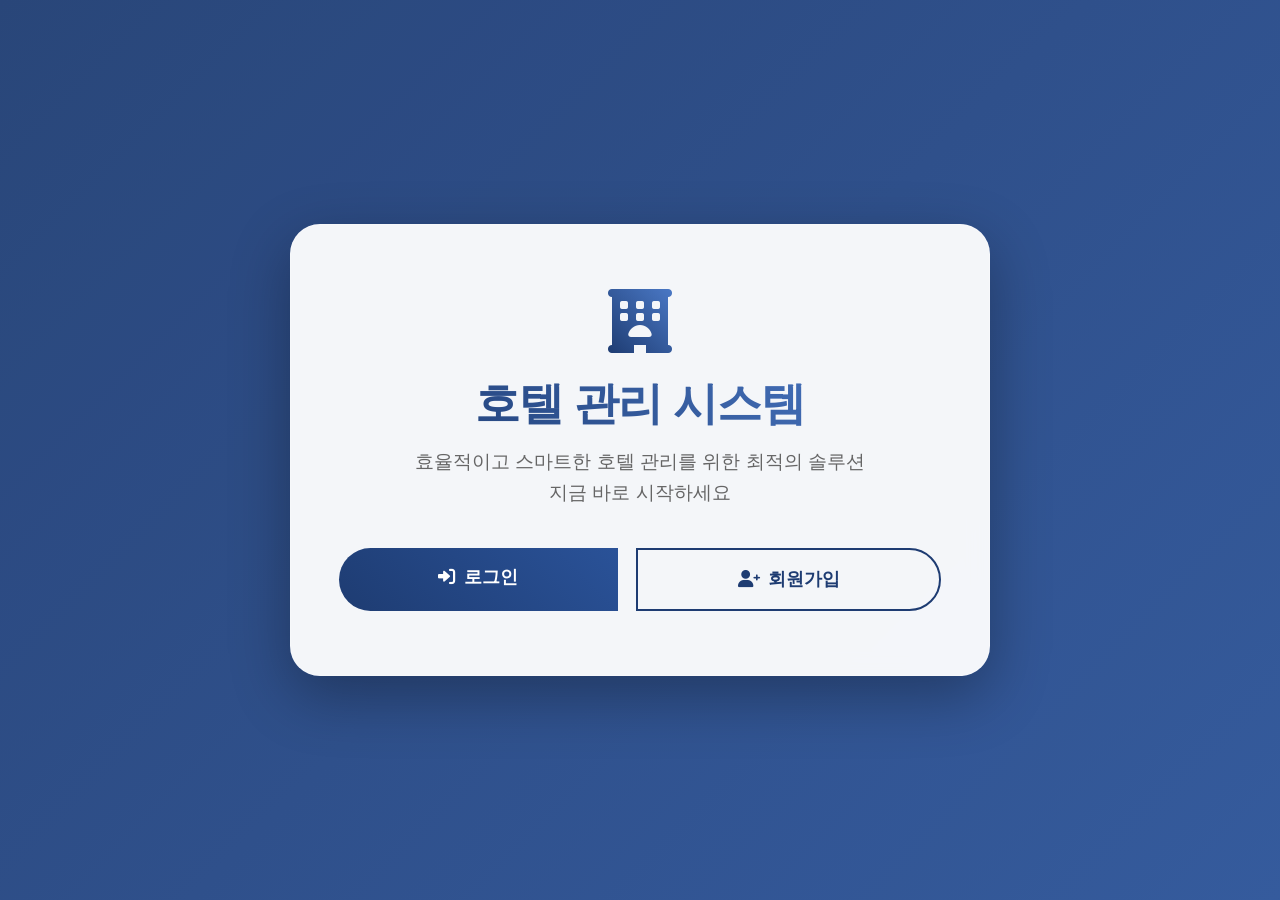
<file: CRM (3)/target/classes/html/index.html>
<!DOCTYPE html>
<html lang="ko">

<head>
    <meta charset="UTF-8">
    <meta name="viewport" content="width=device-width, initial-scale=1.0">
    <title>호텔 관리 시스템</title>
    <link href="https://cdn.jsdelivr.net/npm/bootstrap@5.3.0/dist/css/bootstrap.min.css" rel="stylesheet">
    <link href="https://cdnjs.cloudflare.com/ajax/libs/font-awesome/6.0.0/css/all.min.css" rel="stylesheet">
    <style>
        body {
            margin: 0;
            background: linear-gradient(135deg, #1e3c72 0%, #2a5298 100%);
            min-height: 100vh;
            font-family: 'Segoe UI', Tahoma, Geneva, Verdana, sans-serif;
            display: flex;
            align-items: center;
            justify-content: center;
            position: relative;
            padding: 0;
            height: 100vh;
        }

        body::before {
            content: '';
            position: absolute;
            top: 0;
            left: 0;
            right: 0;
            bottom: 0;
            background: url('data:image/svg+xml,<svg xmlns="http://www.w3.org/2000/svg" viewBox="0 0 2000 1500"><rect fill="%23ffffff" width="2000" height="1500"/><defs><radialGradient id="a" gradientUnits="objectBoundingBox"><stop offset="0" stop-color="%23ffffff"/><stop offset="1" stop-color="%23ffffff"/></radialGradient><linearGradient id="b" gradientUnits="userSpaceOnUse" x1="0" y1="750" x2="1550" y2="750"><stop offset="0" stop-color="%23ffffff"/><stop offset="1" stop-color="%23ffffff"/></linearGradient></defs><path fill="url(%23a)" d="M1549.2 51.6c-5.4 99.1-20.2 197.6-44.2 293.6c-24.1 96-57.4 189.4-99.3 278.6c-41.9 89.2-92.4 174.1-150.3 253.3c-58 79.2-123.4 152.6-195.1 219c-71.7 66.4-149.6 125.8-232.2 177.2c-82.7 51.4-170.1 94.7-260.7 129.1c-90.6 34.4-184.4 60-279.5 76.3C192.6 1495 96.1 1502 0 1500c96.1-2.1 191.8-13.3 285.4-33.6c93.6-20.2 185-49.5 272.5-87.2c87.6-37.7 171.3-83.8 249.6-137.3c78.4-53.5 151.5-114.5 217.9-181.7c66.5-67.2 126.4-140.7 178.6-218.9c52.3-78.3 96.9-161.4 133-247.9c36.1-86.5 63.8-176.2 82.6-267.6c18.8-91.4 28.6-184.4 29.6-277.4c0.3-27.6 23.2-48.7 50.8-48.4s49.5 21.8 49.2 49.5c0 0.7 0 1.3-0.1 2L1549.2 51.6z"/></svg>');
            opacity: 0.05;
            z-index: 0;
        }

        .welcome-box {
            background: rgba(255, 255, 255, 0.95);
            padding: 4rem 3rem;
            border-radius: 30px;
            box-shadow: 0 20px 60px rgba(0, 0, 0, 0.3);
            text-align: center;
            max-width: 700px;
            width: 90%;
            position: relative;
            z-index: 1;
            backdrop-filter: blur(10px);
            border: 1px solid rgba(255, 255, 255, 0.2);
            margin: 0 auto;
        }

        @keyframes float {
            0% {
                transform: translateY(0px);
            }

            50% {
                transform: translateY(-10px);
            }

            100% {
                transform: translateY(0px);
            }
        }

        .hotel-icon {
            font-size: 4rem;
            background: linear-gradient(45deg, #1e3c72, #4a78c5);
            -webkit-background-clip: text;
            -webkit-text-fill-color: transparent;
            margin-bottom: 1.5rem;
            animation: pulse 2s infinite;
        }

        @keyframes pulse {
            0% {
                transform: scale(1);
            }

            50% {
                transform: scale(1.1);
            }

            100% {
                transform: scale(1);
            }
        }

        .welcome-title {
            margin-bottom: 1rem;
            font-size: 2.8rem;
            font-weight: 800;
            background: linear-gradient(45deg, #1e3c72, #4a78c5);
            -webkit-background-clip: text;
            -webkit-text-fill-color: transparent;
            letter-spacing: -1px;
        }

        .welcome-subtitle {
            color: #666;
            margin-bottom: 2.5rem;
            font-size: 1.2rem;
            line-height: 1.6;
            font-weight: 300;
        }

        .btn-group {
            display: flex;
            gap: 1.2rem;
            justify-content: center;
            margin-top: 1rem;
        }

        .btn {
            padding: 1rem 2.8rem;
            font-size: 1.1rem;
            border-radius: 50px;
            transition: all 0.4s ease;
            font-weight: 600;
            position: relative;
            overflow: hidden;
            z-index: 1;
        }

        .btn-primary {
            background: linear-gradient(45deg, #1e3c72, #2a5298);
            border: none;
            color: white;
        }

        .btn-primary:hover {
            background: linear-gradient(45deg, #2a5298, #1e3c72);
            transform: translateY(-3px);
            box-shadow: 0 7px 14px rgba(30, 60, 114, 0.3);
        }

        .btn-primary::before {
            content: '';
            position: absolute;
            top: 0;
            left: -100%;
            width: 100%;
            height: 100%;
            background: linear-gradient(120deg,
                    transparent,
                    rgba(255, 255, 255, 0.3),
                    transparent);
            transition: 0.5s;
            z-index: -1;
        }

        .btn-primary:hover::before {
            left: 100%;
        }

        .btn-outline {
            background: transparent;
            border: 2px solid #1e3c72;
            color: #1e3c72;
            transition: all 0.4s ease;
        }

        .btn-outline:hover {
            color: white;
            transform: translateY(-3px);
            box-shadow: 0 7px 14px rgba(30, 60, 114, 0.2);
        }

        .btn-outline::before {
            content: '';
            position: absolute;
            top: 0;
            left: 0;
            width: 0%;
            height: 100%;
            background: linear-gradient(45deg, #1e3c72, #2a5298);
            transition: all 0.4s ease;
            z-index: -1;
        }

        .btn-outline:hover::before {
            width: 100%;
        }

        .btn i {
            transition: transform 0.3s ease;
            display: inline-block;
        }

        .btn:hover i {
            transform: translateX(-3px);
        }

        .btn-outline:hover i {
            transform: translateX(3px);
        }

        @media (max-width: 768px) {
            .welcome-box {
                width: 85%;
                padding: 3rem 2rem;
            }

            .welcome-title {
                font-size: 2.2rem;
            }

            .welcome-subtitle {
                font-size: 1.1rem;
                margin-bottom: 2rem;
            }

            .hotel-icon {
                font-size: 3.5rem;
            }

            .btn-group {
                flex-direction: column;
                gap: 1rem;
            }

            .btn {
                padding: 0.8rem 2rem;
                font-size: 1rem;
            }
        }
    </style>
</head>

<body>
    <div class="welcome-box">
        <i class="fas fa-hotel hotel-icon"></i>
        <h1 class="welcome-title">호텔 관리 시스템</h1>
        <p class="welcome-subtitle">
            효율적이고 스마트한 호텔 관리를 위한 최적의 솔루션<br>
            지금 바로 시작하세요
        </p>

        <div class="btn-group">
            <a href="/login" class="btn btn-primary">
                <i class="fas fa-sign-in-alt me-2"></i>로그인
            </a>
            <a href="/signup" class="btn btn-outline">
                <i class="fas fa-user-plus me-2"></i>회원가입
            </a>
        </div>
    </div>
</body>

</html>
</file>
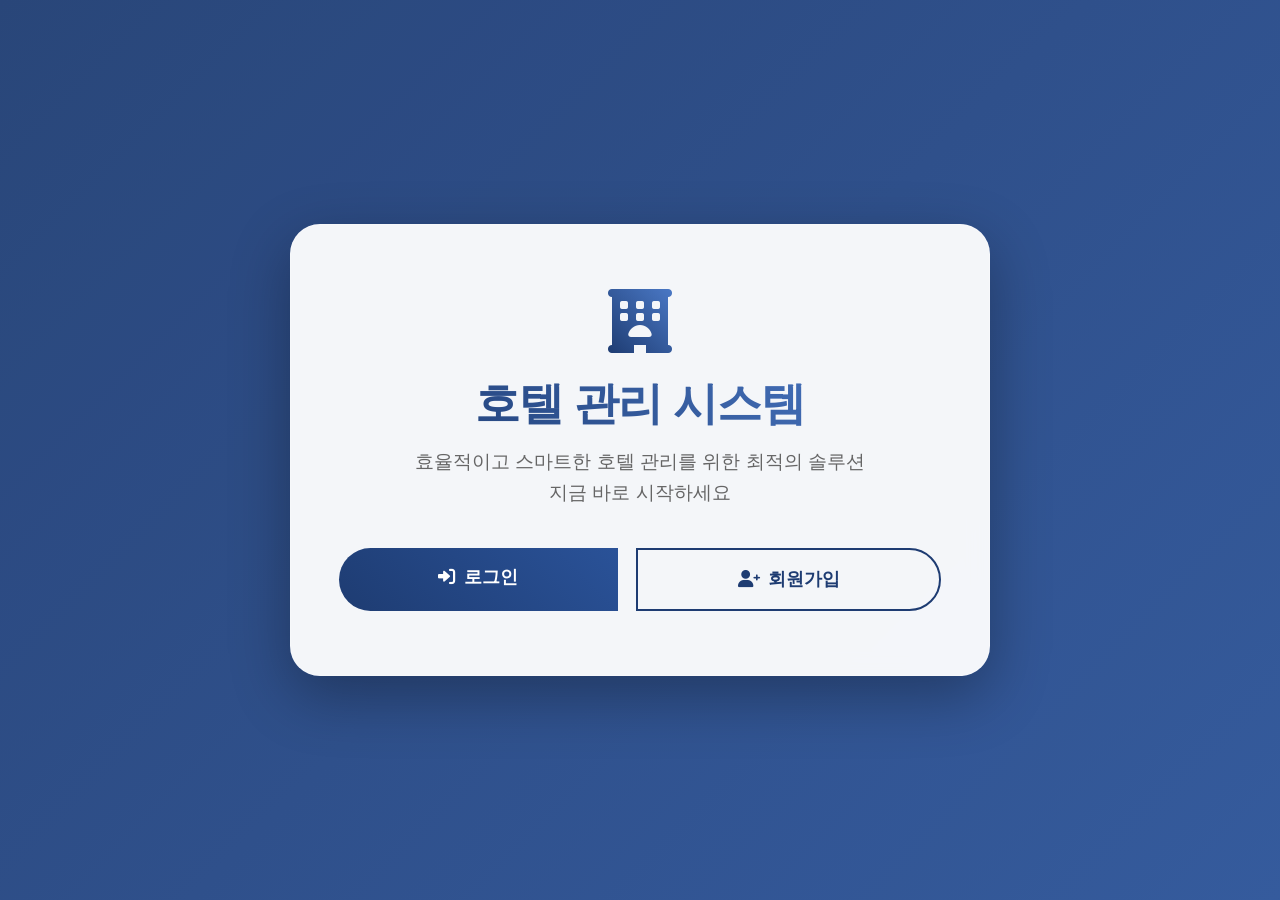
<file: src/main/resources/html/index.html>
<!DOCTYPE html>
<html lang="ko">

<head>
    <meta charset="UTF-8">
    <meta name="viewport" content="width=device-width, initial-scale=1.0">
    <title>호텔 관리 시스템</title>
    <link href="https://cdn.jsdelivr.net/npm/bootstrap@5.3.0/dist/css/bootstrap.min.css" rel="stylesheet">
    <link href="https://cdnjs.cloudflare.com/ajax/libs/font-awesome/6.0.0/css/all.min.css" rel="stylesheet">
    <style>
        body {
            margin: 0;
            background: linear-gradient(135deg, #1e3c72 0%, #2a5298 100%);
            min-height: 100vh;
            font-family: 'Segoe UI', Tahoma, Geneva, Verdana, sans-serif;
            display: flex;
            align-items: center;
            justify-content: center;
            position: relative;
            padding: 0;
            height: 100vh;
        }

        body::before {
            content: '';
            position: absolute;
            top: 0;
            left: 0;
            right: 0;
            bottom: 0;
            background: url('data:image/svg+xml,<svg xmlns="http://www.w3.org/2000/svg" viewBox="0 0 2000 1500"><rect fill="%23ffffff" width="2000" height="1500"/><defs><radialGradient id="a" gradientUnits="objectBoundingBox"><stop offset="0" stop-color="%23ffffff"/><stop offset="1" stop-color="%23ffffff"/></radialGradient><linearGradient id="b" gradientUnits="userSpaceOnUse" x1="0" y1="750" x2="1550" y2="750"><stop offset="0" stop-color="%23ffffff"/><stop offset="1" stop-color="%23ffffff"/></linearGradient></defs><path fill="url(%23a)" d="M1549.2 51.6c-5.4 99.1-20.2 197.6-44.2 293.6c-24.1 96-57.4 189.4-99.3 278.6c-41.9 89.2-92.4 174.1-150.3 253.3c-58 79.2-123.4 152.6-195.1 219c-71.7 66.4-149.6 125.8-232.2 177.2c-82.7 51.4-170.1 94.7-260.7 129.1c-90.6 34.4-184.4 60-279.5 76.3C192.6 1495 96.1 1502 0 1500c96.1-2.1 191.8-13.3 285.4-33.6c93.6-20.2 185-49.5 272.5-87.2c87.6-37.7 171.3-83.8 249.6-137.3c78.4-53.5 151.5-114.5 217.9-181.7c66.5-67.2 126.4-140.7 178.6-218.9c52.3-78.3 96.9-161.4 133-247.9c36.1-86.5 63.8-176.2 82.6-267.6c18.8-91.4 28.6-184.4 29.6-277.4c0.3-27.6 23.2-48.7 50.8-48.4s49.5 21.8 49.2 49.5c0 0.7 0 1.3-0.1 2L1549.2 51.6z"/></svg>');
            opacity: 0.05;
            z-index: 0;
        }

        .welcome-box {
            background: rgba(255, 255, 255, 0.95);
            padding: 4rem 3rem;
            border-radius: 30px;
            box-shadow: 0 20px 60px rgba(0, 0, 0, 0.3);
            text-align: center;
            max-width: 700px;
            width: 90%;
            position: relative;
            z-index: 1;
            backdrop-filter: blur(10px);
            border: 1px solid rgba(255, 255, 255, 0.2);
            margin: 0 auto;
        }

        @keyframes float {
            0% {
                transform: translateY(0px);
            }

            50% {
                transform: translateY(-10px);
            }

            100% {
                transform: translateY(0px);
            }
        }

        .hotel-icon {
            font-size: 4rem;
            background: linear-gradient(45deg, #1e3c72, #4a78c5);
            -webkit-background-clip: text;
            -webkit-text-fill-color: transparent;
            margin-bottom: 1.5rem;
            animation: pulse 2s infinite;
        }

        @keyframes pulse {
            0% {
                transform: scale(1);
            }

            50% {
                transform: scale(1.1);
            }

            100% {
                transform: scale(1);
            }
        }

        .welcome-title {
            margin-bottom: 1rem;
            font-size: 2.8rem;
            font-weight: 800;
            background: linear-gradient(45deg, #1e3c72, #4a78c5);
            -webkit-background-clip: text;
            -webkit-text-fill-color: transparent;
            letter-spacing: -1px;
        }

        .welcome-subtitle {
            color: #666;
            margin-bottom: 2.5rem;
            font-size: 1.2rem;
            line-height: 1.6;
            font-weight: 300;
        }

        .btn-group {
            display: flex;
            gap: 1.2rem;
            justify-content: center;
            margin-top: 1rem;
        }

        .btn {
            padding: 1rem 2.8rem;
            font-size: 1.1rem;
            border-radius: 50px;
            transition: all 0.4s ease;
            font-weight: 600;
            position: relative;
            overflow: hidden;
            z-index: 1;
        }

        .btn-primary {
            background: linear-gradient(45deg, #1e3c72, #2a5298);
            border: none;
            color: white;
        }

        .btn-primary:hover {
            background: linear-gradient(45deg, #2a5298, #1e3c72);
            transform: translateY(-3px);
            box-shadow: 0 7px 14px rgba(30, 60, 114, 0.3);
        }

        .btn-primary::before {
            content: '';
            position: absolute;
            top: 0;
            left: -100%;
            width: 100%;
            height: 100%;
            background: linear-gradient(120deg,
                    transparent,
                    rgba(255, 255, 255, 0.3),
                    transparent);
            transition: 0.5s;
            z-index: -1;
        }

        .btn-primary:hover::before {
            left: 100%;
        }

        .btn-outline {
            background: transparent;
            border: 2px solid #1e3c72;
            color: #1e3c72;
            transition: all 0.4s ease;
        }

        .btn-outline:hover {
            color: white;
            transform: translateY(-3px);
            box-shadow: 0 7px 14px rgba(30, 60, 114, 0.2);
        }

        .btn-outline::before {
            content: '';
            position: absolute;
            top: 0;
            left: 0;
            width: 0%;
            height: 100%;
            background: linear-gradient(45deg, #1e3c72, #2a5298);
            transition: all 0.4s ease;
            z-index: -1;
        }

        .btn-outline:hover::before {
            width: 100%;
        }

        .btn i {
            transition: transform 0.3s ease;
            display: inline-block;
        }

        .btn:hover i {
            transform: translateX(-3px);
        }

        .btn-outline:hover i {
            transform: translateX(3px);
        }

        @media (max-width: 768px) {
            .welcome-box {
                width: 85%;
                padding: 3rem 2rem;
            }

            .welcome-title {
                font-size: 2.2rem;
            }

            .welcome-subtitle {
                font-size: 1.1rem;
                margin-bottom: 2rem;
            }

            .hotel-icon {
                font-size: 3.5rem;
            }

            .btn-group {
                flex-direction: column;
                gap: 1rem;
            }

            .btn {
                padding: 0.8rem 2rem;
                font-size: 1rem;
            }
        }
    </style>
</head>

<body>
    <div class="welcome-box">
        <i class="fas fa-hotel hotel-icon"></i>
        <h1 class="welcome-title">호텔 관리 시스템</h1>
        <p class="welcome-subtitle">
            효율적이고 스마트한 호텔 관리를 위한 최적의 솔루션<br>
            지금 바로 시작하세요
        </p>

        <div class="btn-group">
            <a href="/login" class="btn btn-primary">
                <i class="fas fa-sign-in-alt me-2"></i>로그인
            </a>
            <a href="/signup" class="btn btn-outline">
                <i class="fas fa-user-plus me-2"></i>회원가입
            </a>
        </div>
    </div>
</body>

</html>
</file>
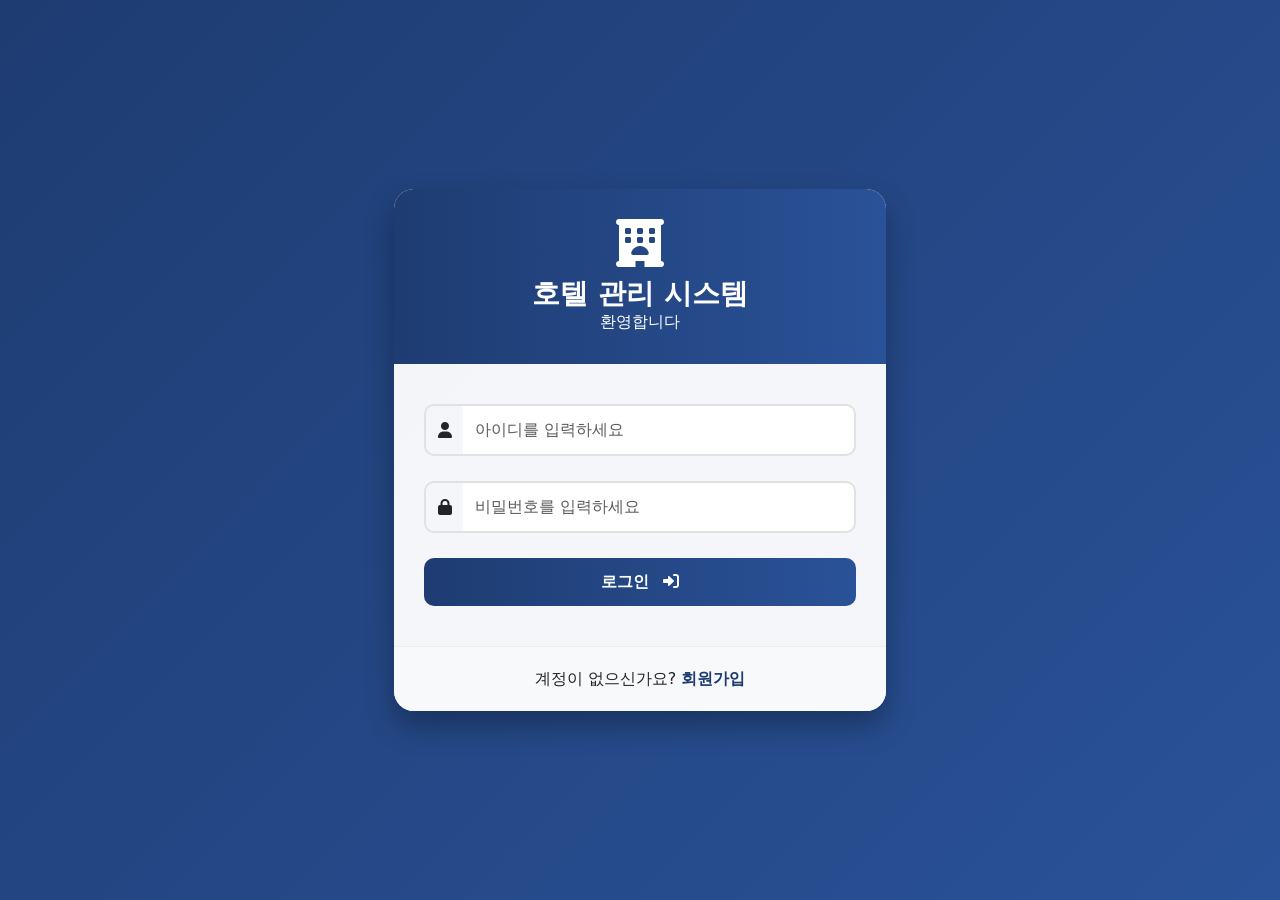
<file: CRM (3)/target/classes/html/login.html>
<!DOCTYPE html>
<html lang="ko">

<head>
    <meta charset="UTF-8">
    <meta name="viewport" content="width=device-width, initial-scale=1.0">
    <title>호텔 관리 시스템</title>
    <link href="https://cdn.jsdelivr.net/npm/bootstrap@5.3.2/dist/css/bootstrap.min.css" rel="stylesheet">
    <link href="https://cdnjs.cloudflare.com/ajax/libs/font-awesome/6.0.0/css/all.min.css" rel="stylesheet">
    <style>
        body {
            background: linear-gradient(135deg, #1e3c72 0%, #2a5298 100%);
            min-height: 100vh;
            display: flex;
            align-items: center;
        }

        .login-container {
            background: rgba(255, 255, 255, 0.95);
            border-radius: 20px;
            box-shadow: 0 15px 30px rgba(0, 0, 0, 0.3);
            overflow: hidden;
            max-width: 500px;
            width: 90%;
            margin: 0 auto;
            padding: 0;
        }

        .login-header {
            background: linear-gradient(to right, #1e3c72, #2a5298);
            padding: 30px 20px;
            text-align: center;
            color: white;
        }

        .login-header i {
            font-size: 3em;
            margin-bottom: 10px;
        }

        .login-header h3 {
            margin: 0;
            font-weight: 600;
        }

        .login-body {
            padding: 40px 30px;
        }

        .form-control {
            border-radius: 10px;
            padding: 12px;
            border: 2px solid #e1e1e1;
            transition: all 0.3s ease;
        }

        .form-control:focus {
            border-color: #1e3c72;
            box-shadow: 0 0 0 0.2rem rgba(30, 60, 114, 0.25);
        }

        .btn-login {
            background: linear-gradient(to right, #1e3c72, #2a5298);
            border: none;
            border-radius: 10px;
            padding: 12px;
            font-weight: 600;
            transition: all 0.3s ease;
        }

        .btn-login:hover {
            transform: translateY(-2px);
            box-shadow: 0 5px 15px rgba(0, 0, 0, 0.3);
        }

        .input-group {
            margin-bottom: 25px;
        }

        .input-group-text {
            background: transparent;
            border: 2px solid #e1e1e1;
            border-right: none;
            border-radius: 10px 0 0 10px;
        }

        .input-group .form-control {
            border-left: none;
            border-radius: 0 10px 10px 0;
        }

        .signup-link {
            text-align: center;
            padding: 20px;
            background: #f8f9fa;
            border-top: 1px solid #eee;
        }

        .signup-link a {
            color: #1e3c72;
            font-weight: 600;
            text-decoration: none;
            transition: all 0.3s ease;
        }

        .signup-link a:hover {
            color: #2a5298;
            text-decoration: underline;
        }
    </style>
</head>

<body>
    <div class="container">
        <div class="row justify-content-center">
            <div class="col-md-6">
                <div class="login-container">
                    <div class="login-header">
                        <i class="fas fa-hotel"></i>
                        <h3>호텔 관리 시스템</h3>
                        <p class="mb-0">환영합니다</p>
                    </div>
                    <div class="login-body">
                        <form action="/login" method="post" id="loginForm">
                            <div class="input-group">
                                <span class="input-group-text">
                                    <i class="fas fa-user"></i>
                                </span>
                                <input type="text" class="form-control" id="username" name="username"
                                    placeholder="아이디를 입력하세요" required>
                            </div>
                            <div class="input-group">
                                <span class="input-group-text">
                                    <i class="fas fa-lock"></i>
                                </span>
                                <input type="password" class="form-control" id="password" name="password"
                                    placeholder="비밀번호를 입력하세요" required>
                            </div>
                            <button type="submit" class="btn btn-primary btn-login w-100">
                                로그인 <i class="fas fa-sign-in-alt ms-2"></i>
                            </button>
                        </form>
                    </div>
                    <div class="signup-link">
                        계정이 없으신가요? <a href="/signup">회원가입</a>
                    </div>
                </div>
            </div>
        </div>
    </div>

    <script>
        const loginForm = document.getElementById("loginForm");

        loginForm.addEventListener("submit", (event) => {
            const username = document.getElementById("username").value;
            const password = document.getElementById("password").value;

            if (!username || !password) {
                event.preventDefault();
                alert("아이디와 비밀번호를 모두 입력해 주세요.");
            }
        });

        // URL 파라미터에서 에러 확인
        const urlParams = new URLSearchParams(window.location.search);
        if (urlParams.get('error') === 'true') {
            alert('아이디 또는 비밀번호가 잘못되었습니다.');
        }
    </script>
</body>

</html>
</file>
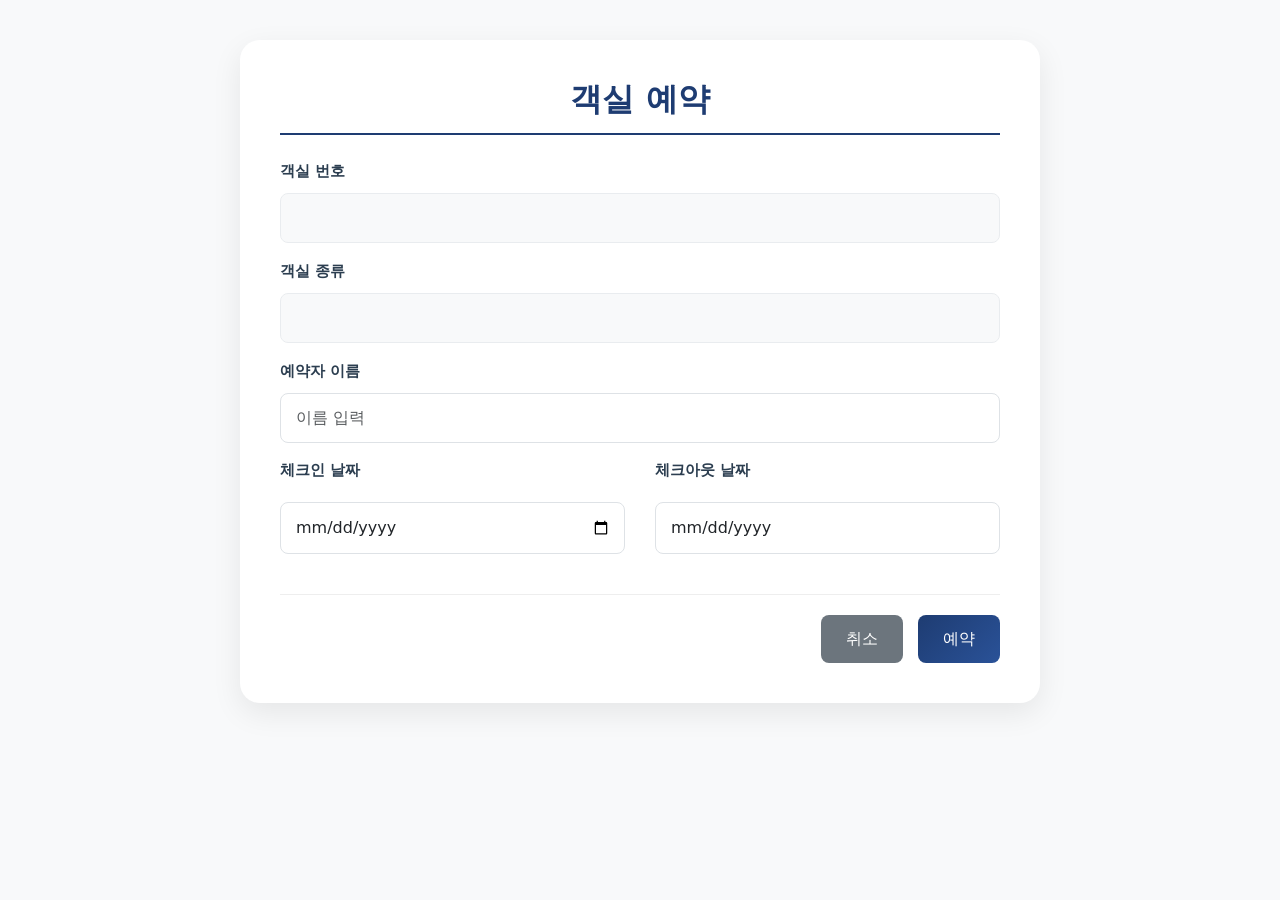
<file: CRM (3)/target/classes/html/reservation.html>
<!DOCTYPE html>
<html lang="ko">
<head>
    <meta charset="UTF-8">
    <meta name="viewport" content="width=device-width, initial-scale=1.0">
    <title>객실 예약</title>
    <link href="https://cdn.jsdelivr.net/npm/bootstrap@5.3.2/dist/css/bootstrap.min.css" rel="stylesheet">
    <style>
body {
    background-color: #f8f9fa;
    padding: 40px 0;
}

.container {
    max-width: 1200px;
    margin: 0 auto;
    padding: 0 15px;
}

.reservation-form {
    background: white;
    padding: 40px;
    border-radius: 20px;
    box-shadow: 0 10px 30px rgba(0,0,0,0.08);
    max-width: 800px;
    margin: 0 auto;
}

h2 {
    color: #1e3c72;
    border-bottom: 2px solid #1e3c72;
    padding-bottom: 15px;
    margin-bottom: 35px;
    font-weight: 600;
    text-align: center;
}

.form-label {
    font-weight: 600;
    color: #2c3e50;
    margin-bottom: 10px;
    font-size: 0.95rem;
}

.form-control {
    padding: 12px 15px;
    border-radius: 8px;
    border: 1px solid #dee2e6;
    transition: all 0.3s ease;
}

.form-control:focus {
    border-color: #1e3c72;
    box-shadow: 0 0 0 0.2rem rgba(30, 60, 114, 0.15);
    outline: none;
}

.form-control:read-only {
    background-color: #f8f9fa;
    border-color: #e9ecef;
}

.mb-3 {
    margin-bottom: 1.5rem;
}

.date-selection-container {
    display: flex;
    gap: 30px;
    margin-bottom: 30px;
}

.date-group {
    flex: 1;
}

.label-with-icon {
    display: flex;
    align-items: center;
    gap: 8px;
    margin-bottom: 10px;
}

.date-container {
    display: flex;
    align-items: center;
}

.date-container input[type="date"] {
    width: 100%;
    padding: 12px 15px;
    border-radius: 8px;
    border: 1px solid #dee2e6;
    background-color: white;
    transition: all 0.3s ease;
}

.date-container input[type="date"]:focus {
    border-color: #1e3c72;
    box-shadow: 0 0 0 0.2rem rgba(30, 60, 114, 0.15);
    outline: none;
}

.button-container {
    display: flex;
    justify-content: flex-end;
    gap: 15px;
    margin-top: 40px;
    padding-top: 20px;
    border-top: 1px solid #eee;
}

.btn {
    padding: 12px 25px;
    font-weight: 500;
    border-radius: 8px;
    transition: all 0.3s ease;
    cursor: pointer;
    border: none;
}

.btn-primary {
    background: linear-gradient(135deg, #1e3c72, #2a5298);
    color: white;
}

.btn-primary:hover {
    background: linear-gradient(135deg, #2a5298, #1e3c72);
    transform: translateY(-1px);
}

.btn-secondary {
    background: #6c757d;
    color: white;
}

.btn-secondary:hover {
    background: #5a6268;
    transform: translateY(-1px);
}

/* 달력 커스텀 스타일 */
input[type="date"]::-webkit-calendar-picker-indicator {
    cursor: pointer;
    padding: 5px;
    margin-right: -5px;
}

input[type="date"]::-webkit-inner-spin-button {
    display: none;
}

input[type="date"]::-webkit-clear-button {
    display: none;
}

/* 모바일 반응형 */
@media (max-width: 768px) {
    body {
        padding: 20px 0;
    }

    .reservation-form {
        padding: 25px;
        margin: 15px;
    }

    .date-selection-container {
        flex-direction: column;
        gap: 20px;
    }

    .button-container {
        margin-top: 30px;
    }

    .btn {
        padding: 10px 20px;
    }

    h2 {
        font-size: 1.5rem;
        margin-bottom: 25px;
    }
}

/* 작은 화면 대응 */
@media (max-width: 480px) {
    .reservation-form {
        padding: 20px;
    }

    .button-container {
        flex-direction: column-reverse;
        gap: 10px;
    }

    .btn {
        width: 100%;
    }
}
    </style>
</head>
<body>
<div class="container">
    <div class="reservation-form">
        <h2 class="mb-4">객실 예약</h2>
        <form id="reservationForm">
            <div class="mb-3">
                <label for="roomNumber" class="form-label">객실 번호</label>
                <input type="text" class="form-control" id="roomNumber" name="roomNumber" readonly>
            </div>
            <div class="mb-3">
                <label for="roomType" class="form-label">객실 종류</label>
                <input type="text" class="form-control" id="roomType" name="roomType" readonly>
            </div>
            <div class="mb-3">
                <label for="name" class="form-label">예약자 이름</label>
                <input type="text" class="form-control" id="name" name="name" placeholder="이름 입력" required>
            </div>
            <div class="date-selection-container">
                <div class="date-group">
                    <div class="label-with-icon">
                        <label for="checkinDt" class="form-label">체크인 날짜</label>
                    </div>
                    <div class="date-container">
                        <input type="date" class="form-control" id="checkinDt" name="checkinDt" required>
                    </div>
                </div>
                <div class="date-group">
                    <div class="label-with-icon">
                        <label for="checkoutDt" class="form-label">체크아웃 날짜</label>
                    </div>
                    <div class="date-container">
                        <input type="date" class="form-control" id="checkoutDt" name="checkoutDt" required>
                    </div>
                </div>
            </div>
            <div class="button-container">
                <button type="button" id="cancelButton" class="btn btn-secondary">취소</button>
                <button type="submit" class="btn btn-primary">예약</button>
            </div>
        </form>
    </div>
</div>
<script>
    document.addEventListener('DOMContentLoaded', function() {
        // URL에서 객실 정보 가져오기
        const params = new URLSearchParams(window.location.search);
        const roomNumber = params.get('roomNumber');
        const roomType = params.get('roomType');
        if (roomNumber) {
            document.getElementById('roomNumber').value = roomNumber;
        }
        if (roomType) {
            document.getElementById('roomType').value = roomType;
        }

        // 오늘 날짜 이후만 선택 가능하도록 설정
        const today = new Date().toISOString().split('T')[0];
        const tomorrow = new Date(new Date().getTime() + 86400000).toISOString().split('T')[0];

        const checkinInput = document.getElementById('checkinDt');
        const checkoutInput = document.getElementById('checkoutDt');

        checkinInput.min = today;
        checkoutInput.min = tomorrow;
        checkoutInput.disabled = true; // 체크인 날짜 선택 전까지 체크아웃 선택 불가

        // 체크인 날짜 변경 이벤트
        checkinInput.addEventListener('change', function() {
            const selectedDate = new Date(this.value);
            const nextDay = new Date(selectedDate);
            nextDay.setDate(selectedDate.getDate() + 1);

            checkoutInput.disabled = false; // 체크인 날짜 선택 후 활성화
            checkoutInput.min = nextDay.toISOString().split('T')[0];
        });

        // 폼 제출 처리
        document.getElementById('reservationForm').addEventListener('submit', function(e) {
            e.preventDefault();

            const formData = {
                name: document.getElementById('name').value,
                roomNumber: document.getElementById('roomNumber').value,
                roomType: document.getElementById('roomType').value,
                checkinDt: document.getElementById('checkinDt').value,
                checkoutDt: document.getElementById('checkoutDt').value
            };

            const checkoutDate = new Date(formData.checkoutDt);
            const nextDay = new Date(checkoutDate);
            nextDay.setDate(checkoutDate.getDate() + 1);
            const maintenanceDate = nextDay.toISOString().split('T')[0];

            fetch('/api/reservation', {
                method: 'POST',
                headers: {
                    'Content-Type': 'application/json; charset=utf-8'
                },
                body: JSON.stringify(formData)
            })
            .then(response => response.json())
            .then(data => {
                console.log('Response data:', data);  // 서버 응답 데이터 확인
                if (data.success) {
                    // 방 상태 업데이트 API 호출
                    return fetch('/api/room', {
                        method: 'PUT',
                        headers: {
                            'Content-Type': 'application/json; charset=utf-8'
                        },
                        body: JSON.stringify({
                            roomNumber: formData.roomNumber,
                            roomType: formData.roomType,
                            status: 'occupied'
                        })
            }).then(response => response.json());
                } else {
                    throw new Error(data.message);
                }
            }).then(data => {
                if (data.success) {
                    alert('예약이 완료되었습니다.');
                    window.location.href = 'dashboard.html';
                } else {
                    alert(data.message || '상태 업데이트에 실패했습니다.');
                }
            })
            .catch(error => {
                alert('예약 처리 중 오류가 발생했습니다.');
                console.error('Error:', error);
            });
        });
        // 취소 버튼 처리
        document.getElementById('cancelButton').addEventListener('click', function() {
            window.location.href = 'dashboard.html';
        });
    });
</script>
</body>
</html>
</file>
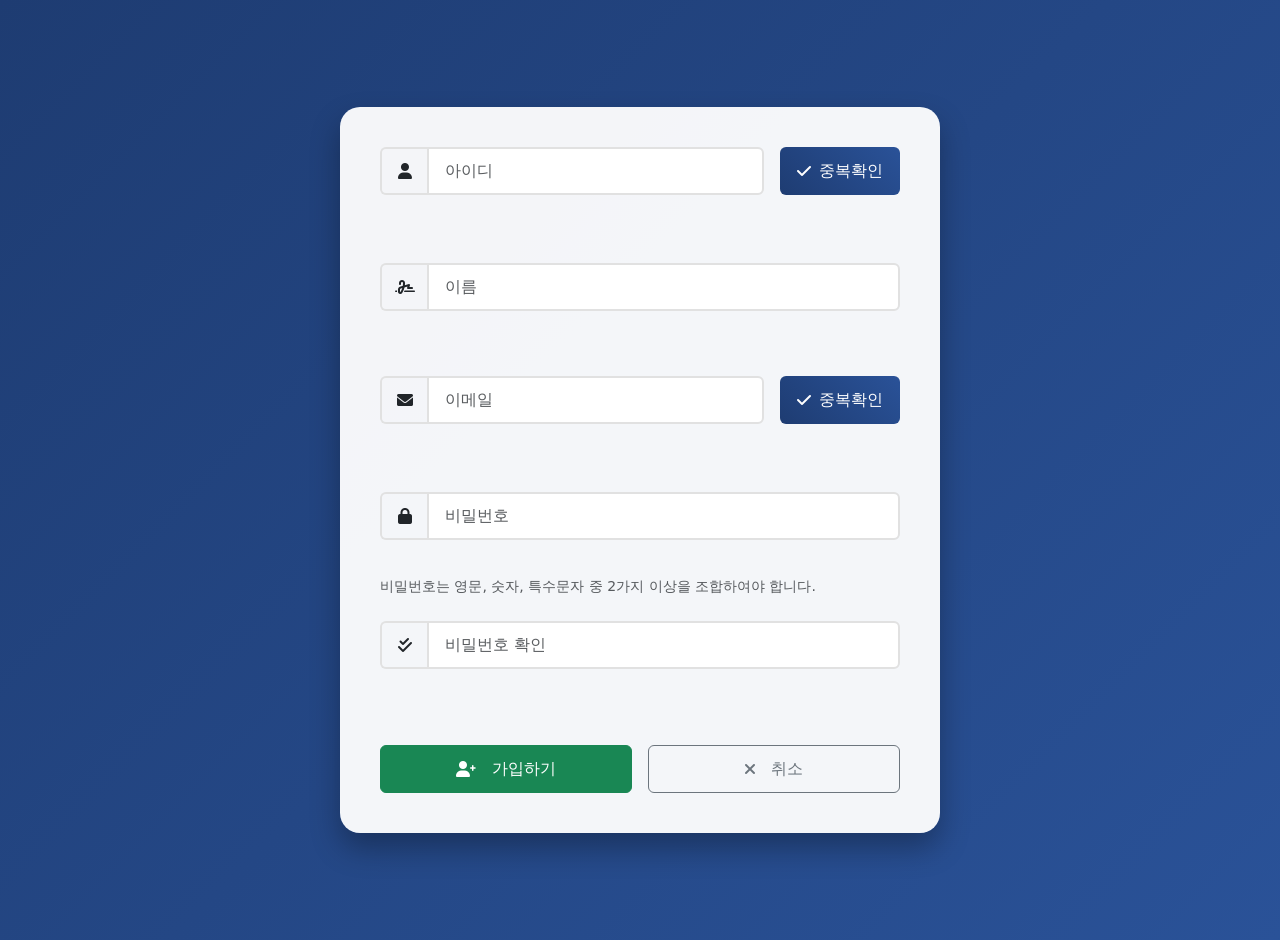
<file: CRM (3)/target/classes/html/signup.html>
<!DOCTYPE html>
<html lang="ko">

<head>
  <meta charset="UTF-8">
  <meta name="viewport" content="width=device-width, initial-scale=1.0">
  <title>회원가입</title>
  <link href="https://cdn.jsdelivr.net/npm/bootstrap@5.3.2/dist/css/bootstrap.min.css" rel="stylesheet">
  <link href="https://cdnjs.cloudflare.com/ajax/libs/font-awesome/6.0.0/css/all.min.css" rel="stylesheet">
  <style>
    /* 기본 레이아웃 */
    body {
      background: linear-gradient(135deg, #1e3c72 0%, #2a5298 100%);
      min-height: 100vh;
      display: flex;
      align-items: center;
      padding: 20px 0;
    }

    .container {
      display: grid;
      place-items: center;
      min-height: 100vh;
      padding: 20px;
    }

    .signup-container {
      display: grid;
      grid-template-rows: auto 1fr;
      background: rgba(255, 255, 255, 0.95);
      border-radius: 20px;
      box-shadow: 0 15px 30px rgba(0, 0, 0, 0.3);
      overflow: hidden;
      max-width: 600px;
      width: 100%;
      animation: fadeIn 0.5s ease-out;
    }

    /* 헤더 스타일 */
    .signup-header {
      display: grid;
      place-items: center;
      gap: 10px;
      background: linear-gradient(to right, #1e3c72, #2a5298);
      padding: 30px;
      color: white;
    }

    .signup-header i {
      font-size: 3em;
      margin-bottom: 10px;
    }

    .signup-header h3 {
      margin: 0;
      font-weight: 600;
    }

    /* 폼 컨테이너 */
    .signup-body {
      display: flex;
      flex-direction: column;
      gap: 2rem;
      padding: 40px;
    }

    /* 입력 필드 기본 스타일 */
    .form-control,
    .input-group-text,
    .check-btn {
      height: 48px;
      line-height: 48px;
      padding: 0 1rem;
      border: 2px solid #e1e1e1;
    }

    .form-control:focus {
      border-color: #1e3c72;
      box-shadow: 0 0 0 0.2rem rgba(30, 60, 114, 0.25);
    }

    /* 입력 그룹 스타일 */
    .verification-group {
      margin-bottom: 0.5rem;
    }

    .verification-group .d-flex {
      display: flex !important;
      gap: 1rem;
      align-items: center;
    }

    .input-group {
      flex: 1;
      display: flex;
    }

    .input-group-text {
      width: 48px;
      display: flex;
      justify-content: center;
      align-items: center;
      background: transparent;
      border-right: none;
    }

    /* 중복확인 버튼 */
    .check-btn {
      width: 120px;
      border: none;
      background: linear-gradient(45deg, #1e3c72, #2a5298);
      color: white;
      display: flex;
      align-items: center;
      justify-content: center;
      gap: 0.5rem;
    }

    .check-btn:hover {
      background: linear-gradient(45deg, #2a5298, #1e3c72);
    }

    .check-btn.available {
      background: linear-gradient(45deg, #198754, #28a745);
    }

    .check-btn.unavailable {
      background: linear-gradient(45deg, #dc3545, #c82333);
    }

    /* 메시지 스타일 */
    .message-group {
      min-height: 28px;
      margin-bottom: 2rem;
    }

    .validation-message {
      font-size: 0.875rem;
      line-height: 1.2;
      min-height: 28px;
      display: flex;
      align-items: center;
      gap: 0.5rem;
      padding: 4px 0;
    }

    .validation-message.available {
      color: #198754;
    }

    .validation-message.unavailable {
      color: #dc3545;
    }

    /* 비밀번호 강도 표시 */
    .strength {
      font-size: 0.875rem;
      line-height: 1.2;
      min-height: 28px;
      display: flex;
      align-items: center;
      font-weight: 500;
    }

    .strength.weak {
      color: #dc3545;
    }

    .strength.medium {
      color: #ffc107;
    }

    .strength.strong {
      color: #198754;
    }

    /* 도움말 텍스트 */
    .text-muted {
      font-size: 0.875rem;
      margin: 0.5rem 0;
    }

    /* 버튼 그룹 */
    .d-flex.justify-content-between {
      margin-top: 3rem;
      display: flex;
      gap: 1rem;
    }

    .d-flex.justify-content-between .btn {
      flex: 1;
      height: 48px;
      display: flex;
      align-items: center;
      justify-content: center;
      gap: 0.5rem;
    }

    /* 반응형 디자인 */
    @media (max-width: 576px) {
      .verification-group .d-flex {
        flex-direction: column;
      }

      .check-btn {
        width: 100%;
      }

      .signup-body {
        padding: 20px;
      }
    }

    /* 애니메이션 */
    @keyframes fadeIn {
      from {
        opacity: 0;
        transform: translateY(-20px);
      }

      to {
        opacity: 1;
        transform: translateY(0);
      }
    }

    /* 입력 섹션 그룹 스타일 추가 */
    .input-section {
      margin-bottom: 1.5rem;
    }

    /* 마지막 입력 섹션의 마진 제거 */
    .input-section:last-child {
      margin-bottom: 0;
    }

    /* 구분선 스타일 추가 */
    .section-divider {
      height: 1px;
      margin: 2rem 0;
      /* 위아래 여백 */
      opacity: 0.7;
    }
  </style>
</head>

<body>
  <div class="container">
    <div class="signup-container">
      <div class="signup-body">
        <form action="/signup" method="post" id="signupForm">
          <!-- 아이디 입력 섹션 -->
          <div class="input-section">
            <div class="verification-group">
              <div class="d-flex">
                <div class="input-group">
                  <span class="input-group-text"><i class="fas fa-user"></i></span>
                  <input type="text" class="form-control" id="username" name="username" placeholder="아이디" required>
                </div>
                <button class="btn check-btn" type="button" id="checkUsername">
                  <i class="fas fa-check"></i>중복확인
                </button>
              </div>
            </div>
            <div class="message-group">
              <div id="usernameMessage" class="validation-message"></div>
            </div>
          </div>


          <!-- 이름 섹션 -->
          <div class="input-group-container">
            <div class="input-group">
              <span class="input-group-text"><i class="fas fa-signature"></i></span>
              <input type="text" class="form-control" id="name" name="name" placeholder="이름" required>
            </div>
          </div>
          <!-- 구분선 추가 -->
          <div class="section-divider"></div>

          <!-- 이메일 입력 섹션 -->
          <div class="input-section">
            <div class="verification-group">
              <div class="d-flex">
                <div class="input-group">
                  <span class="input-group-text"><i class="fas fa-envelope"></i></span>
                  <input type="email" class="form-control" id="email" name="email" placeholder="이메일" required>
                </div>
                <button class="btn check-btn" type="button" id="checkEmail">
                  <i class="fas fa-check"></i>중복확인
                </button>
              </div>
            </div>
            <div class="message-group">
              <div id="emailMessage" class="validation-message"></div>
            </div>
          </div>

          <!-- 비밀번호 입력 그룹 -->
          <div class="form-group mb-4">
            <div class="input-group">
              <span class="input-group-text"><i class="fas fa-lock"></i></span>
              <input type="password" class="form-control" id="password" name="password" placeholder="비밀번호" required>
            </div>
            <div id="passwordStrength" class="strength"></div>
            <small class="text-muted d-block">
              비밀번호는 영문, 숫자, 특수문자 중 2가지 이상을 조합하여야 합니다.
            </small>
          </div>

          <!-- 비밀번호 확인 입력 그룹 -->
          <div class="form-group mb-4">
            <div class="input-group">
              <span class="input-group-text"><i class="fas fa-check-double"></i></span>
              <input type="password" class="form-control" id="confirmPassword" name="confirmPassword"
                placeholder="비밀번호 확인" required>
            </div>
            <div id="passwordMatch" class="validation-message"></div>
          </div>

          <!-- 버튼 그룹 -->
          <div class="d-flex justify-content-between">
            <button type="submit" class="btn btn-success">
              <i class="fas fa-user-plus me-2"></i>가입하기
            </button>
            <button type="button" id="cancelButton" class="btn btn-outline-secondary">
              <i class="fas fa-times me-2"></i>취소
            </button>
          </div>
        </form>
      </div>
    </div>
  </div>
  <script>
    document.addEventListener('DOMContentLoaded', function () {
      const signupForm = document.getElementById('signupForm');
      const usernameInput = document.getElementById('username');
      const emailInput = document.getElementById('email');
      const checkUsernameBtn = document.getElementById('checkUsername');
      const checkEmailBtn = document.getElementById('checkEmail');
      const usernameMessage = document.getElementById('usernameMessage');
      const emailMessage = document.getElementById('emailMessage');
      const passwordInput = document.getElementById('password');
      const confirmPasswordInput = document.getElementById('confirmPassword');
      const passwordStrength = document.getElementById('passwordStrength');
      const passwordMatch = document.getElementById('passwordMatch');

      let isUsernameAvailable = false;
      let isEmailAvailable = false;

      // 아이디 입력 시 상태 초기화
      usernameInput.addEventListener('input', () => {
        isUsernameAvailable = false;
        usernameMessage.textContent = '';
        usernameMessage.className = 'validation-message';
        checkUsernameBtn.className = 'btn check-btn';
      });

      // 아이디 중복 확인
      checkUsernameBtn.addEventListener('click', async () => {
        const username = usernameInput.value.trim();

        if (!username) {
          usernameMessage.innerHTML = '<i class="fas fa-exclamation-circle"></i>아이디를 입력해주세요.';
          usernameMessage.className = 'validation-message unavailable';
          return;
        }

        try {
          checkUsernameBtn.disabled = true;
          checkUsernameBtn.innerHTML = '<i class="fas fa-spinner fa-spin"></i>';

          const response = await fetch(`/api/check-username?username=${encodeURIComponent(username)}`, {
            method: 'GET',
            headers: {
              'Accept': 'application/json',
              'Cache-Control': 'no-cache'
            },
            credentials: 'same-origin'
          });

          if (!response.ok) {
            throw new Error('서버 오류가 발생했습니다.');
          }

          const data = await response.json();

          if (data.exists) {
            usernameMessage.innerHTML = '<i class="fas fa-times-circle"></i>이미 사용 중인 아이디입니다.';
            usernameMessage.className = 'validation-message unavailable';
            checkUsernameBtn.className = 'btn check-btn unavailable';
            isUsernameAvailable = false;
          } else {
            usernameMessage.innerHTML = '<i class="fas fa-check-circle"></i>사용 가능한 아이디입니다.';
            usernameMessage.className = 'validation-message available';
            checkUsernameBtn.className = 'btn check-btn available';
            isUsernameAvailable = true;
          }
        } catch (error) {
          console.error('Username check error:', error);
          usernameMessage.innerHTML = '<i class="fas fa-exclamation-circle"></i>중복 확인 중 오류가 발생했습니다.';
          usernameMessage.className = 'validation-message unavailable';
        } finally {
          checkUsernameBtn.disabled = false;
          checkUsernameBtn.innerHTML = '<i class="fas fa-check"></i>중복확인';
        }
      });

      // 이메일 입력 시 상태 초기화
      emailInput.addEventListener('input', () => {
        isEmailAvailable = false;
        emailMessage.textContent = '';
        emailMessage.className = 'validation-message';
        checkEmailBtn.className = 'btn check-btn';
      });

      // 이메일 중복 확인
      checkEmailBtn.addEventListener('click', async () => {
        const email = emailInput.value.trim();

        // 이메일 형식 검증
        const emailRegex = /^[^\s@]+@[^\s@]+\.[^\s@]+$/;
        if (!email) {
          emailMessage.innerHTML = '<i class="fas fa-exclamation-circle"></i>이메일을 입력해주세요.';
          emailMessage.className = 'validation-message unavailable';
          return;
        }

        if (!emailRegex.test(email)) {
          emailMessage.innerHTML = '<i class="fas fa-exclamation-circle"></i>올바른 이메일 형식이 아닙니다.';
          emailMessage.className = 'validation-message unavailable';
          return;
        }

        try {
          checkEmailBtn.disabled = true;
          checkEmailBtn.innerHTML = '<i class="fas fa-spinner fa-spin"></i>';

          const response = await fetch(`/api/check-email?email=${encodeURIComponent(email)}`, {
            method: 'GET',
            headers: {
              'Accept': 'application/json',
              'Cache-Control': 'no-cache'
            },
            credentials: 'same-origin'
          });

          if (!response.ok) {
            throw new Error('서버 오류가 발생했습니다.');
          }

          const data = await response.json();

          if (data.exists) {
            emailMessage.innerHTML = '<i class="fas fa-times-circle"></i>이미 사용 중인 이메일입니다.';
            emailMessage.className = 'validation-message unavailable';
            checkEmailBtn.className = 'btn check-btn unavailable';
            isEmailAvailable = false;
          } else {
            emailMessage.innerHTML = '<i class="fas fa-check-circle"></i>사용 가능한 이메일입니다.';
            emailMessage.className = 'validation-message available';
            checkEmailBtn.className = 'btn check-btn available';
            isEmailAvailable = true;
          }
        } catch (error) {
          console.error('Email check error:', error);
          emailMessage.innerHTML = '<i class="fas fa-exclamation-circle"></i>중복 확인 중 오류가 발생했습니다.';
          emailMessage.className = 'validation-message unavailable';
        } finally {
          checkEmailBtn.disabled = false;
          checkEmailBtn.innerHTML = '<i class="fas fa-check"></i>중복확인';
        }
      });

      // 비밀번호 유효성 검사 함수
      function isPasswordValid(password) {
        const hasLetter = /[a-zA-Z]/.test(password);
        const hasNumber = /[0-9]/.test(password);
        const hasSpecial = /[!@#$%^&*(),.?":{}|<>]/.test(password);
        return (hasLetter && hasNumber) || (hasLetter && hasSpecial) || (hasNumber && hasSpecial);
      }

      // 비밀번호 강도 체크
      passwordInput.addEventListener('input', () => {
        const password = passwordInput.value;
        const hasLetter = /[a-zA-Z]/.test(password);
        const hasNumber = /[0-9]/.test(password);
        const hasSpecial = /[!@#$%^&*(),.?":{}|<>]/.test(password);
        const strength = (hasLetter ? 1 : 0) + (hasNumber ? 1 : 0) + (hasSpecial ? 1 : 0);

        if (password.length === 0) {
          passwordStrength.textContent = '';
          passwordStrength.className = 'strength';
        } else if (strength < 2) {
          passwordStrength.textContent = '비밀번호 강도: 약함';
          passwordStrength.className = 'strength weak';
        } else if (strength === 2) {
          passwordStrength.textContent = '비밀번호 강도: 중간';
          passwordStrength.className = 'strength medium';
        } else {
          passwordStrength.textContent = '비밀번호 강도: 강함';
          passwordStrength.className = 'strength strong';
        }

        // 비밀번호 확인 필드와 일치 여부 체크
        if (confirmPasswordInput.value) {
          checkPasswordMatch();
        }
      });

      // 비밀번호 확인 체크
      function checkPasswordMatch() {
        const password = passwordInput.value;
        const confirmPassword = confirmPasswordInput.value;

        if (!confirmPassword) {
          passwordMatch.innerHTML = '';
          passwordMatch.className = 'validation-message';
        } else if (password === confirmPassword) {
          passwordMatch.innerHTML = '<i class="fas fa-check-circle"></i>비밀번호가 일치합니다.';
          passwordMatch.className = 'validation-message available';
        } else {
          passwordMatch.innerHTML = '<i class="fas fa-times-circle"></i>비밀번호가 일치하지 않습니다.';
          passwordMatch.className = 'validation-message unavailable';
        }
      }

      confirmPasswordInput.addEventListener('input', checkPasswordMatch);

      // 기존 폼 제출 이벤트 리스너 수정
      signupForm.addEventListener('submit', (event) => {
        if (!isUsernameAvailable || !isEmailAvailable) {
          event.preventDefault();
          alert('아이디와 이메일 중복 확인이 필요합니다.');
          return;
        }

        const password = passwordInput.value;
        const confirmPassword = confirmPasswordInput.value;

        if (!isPasswordValid(password)) {
          event.preventDefault();
          alert('비밀번호는 영문, 숫자, 특수문자 중 2가지 이상을 조합해야 합니다.');
          return;
        }

        if (password !== confirmPassword) {
          event.preventDefault();
          alert('비밀번호가 일치하지 않습니다.');
          return;
        }
      });

      // 취소 버튼 기능 추가
      const cancelButton = document.getElementById('cancelButton');
      cancelButton.addEventListener('click', () => {
        window.location.href = '/login';
      });
    });
  </script>
</body>

</html>
</file>
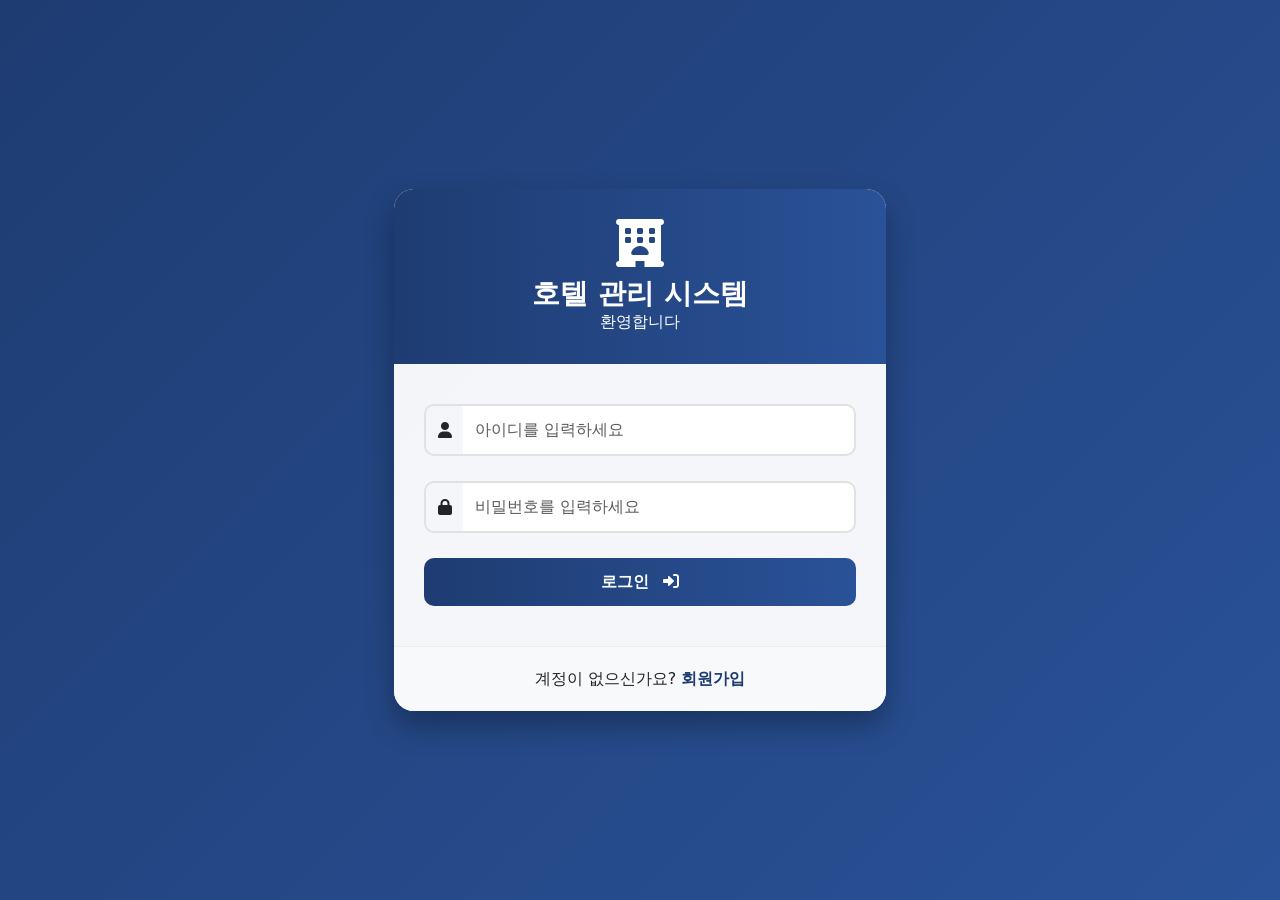
<file: src/main/resources/html/login.html>
<!DOCTYPE html>
<html lang="ko">

<head>
    <meta charset="UTF-8">
    <meta name="viewport" content="width=device-width, initial-scale=1.0">
    <title>호텔 관리 시스템</title>
    <link href="https://cdn.jsdelivr.net/npm/bootstrap@5.3.2/dist/css/bootstrap.min.css" rel="stylesheet">
    <link href="https://cdnjs.cloudflare.com/ajax/libs/font-awesome/6.0.0/css/all.min.css" rel="stylesheet">
    <style>
        body {
            background: linear-gradient(135deg, #1e3c72 0%, #2a5298 100%);
            min-height: 100vh;
            display: flex;
            align-items: center;
        }

        .login-container {
            background: rgba(255, 255, 255, 0.95);
            border-radius: 20px;
            box-shadow: 0 15px 30px rgba(0, 0, 0, 0.3);
            overflow: hidden;
            max-width: 500px;
            width: 90%;
            margin: 0 auto;
            padding: 0;
        }

        .login-header {
            background: linear-gradient(to right, #1e3c72, #2a5298);
            padding: 30px 20px;
            text-align: center;
            color: white;
        }

        .login-header i {
            font-size: 3em;
            margin-bottom: 10px;
        }

        .login-header h3 {
            margin: 0;
            font-weight: 600;
        }

        .login-body {
            padding: 40px 30px;
        }

        .form-control {
            border-radius: 10px;
            padding: 12px;
            border: 2px solid #e1e1e1;
            transition: all 0.3s ease;
        }

        .form-control:focus {
            border-color: #1e3c72;
            box-shadow: 0 0 0 0.2rem rgba(30, 60, 114, 0.25);
        }

        .btn-login {
            background: linear-gradient(to right, #1e3c72, #2a5298);
            border: none;
            border-radius: 10px;
            padding: 12px;
            font-weight: 600;
            transition: all 0.3s ease;
        }

        .btn-login:hover {
            transform: translateY(-2px);
            box-shadow: 0 5px 15px rgba(0, 0, 0, 0.3);
        }

        .input-group {
            margin-bottom: 25px;
        }

        .input-group-text {
            background: transparent;
            border: 2px solid #e1e1e1;
            border-right: none;
            border-radius: 10px 0 0 10px;
        }

        .input-group .form-control {
            border-left: none;
            border-radius: 0 10px 10px 0;
        }

        .signup-link {
            text-align: center;
            padding: 20px;
            background: #f8f9fa;
            border-top: 1px solid #eee;
        }

        .signup-link a {
            color: #1e3c72;
            font-weight: 600;
            text-decoration: none;
            transition: all 0.3s ease;
        }

        .signup-link a:hover {
            color: #2a5298;
            text-decoration: underline;
        }
    </style>
</head>

<body>
    <div class="container">
        <div class="row justify-content-center">
            <div class="col-md-6">
                <div class="login-container">
                    <div class="login-header">
                        <i class="fas fa-hotel"></i>
                        <h3>호텔 관리 시스템</h3>
                        <p class="mb-0">환영합니다</p>
                    </div>
                    <div class="login-body">
                        <form action="/login" method="post" id="loginForm">
                            <div class="input-group">
                                <span class="input-group-text">
                                    <i class="fas fa-user"></i>
                                </span>
                                <input type="text" class="form-control" id="username" name="username"
                                    placeholder="아이디를 입력하세요" required>
                            </div>
                            <div class="input-group">
                                <span class="input-group-text">
                                    <i class="fas fa-lock"></i>
                                </span>
                                <input type="password" class="form-control" id="password" name="password"
                                    placeholder="비밀번호를 입력하세요" required>
                            </div>
                            <button type="submit" class="btn btn-primary btn-login w-100">
                                로그인 <i class="fas fa-sign-in-alt ms-2"></i>
                            </button>
                        </form>
                    </div>
                    <div class="signup-link">
                        계정이 없으신가요? <a href="/signup">회원가입</a>
                    </div>
                </div>
            </div>
        </div>
    </div>

    <script>
        const loginForm = document.getElementById("loginForm");

        loginForm.addEventListener("submit", (event) => {
            const username = document.getElementById("username").value;
            const password = document.getElementById("password").value;

            if (!username || !password) {
                event.preventDefault();
                alert("아이디와 비밀번호를 모두 입력해 주세요.");
            }
        });

        // URL 파라미터에서 에러 확인
        const urlParams = new URLSearchParams(window.location.search);
        if (urlParams.get('error') === 'true') {
            alert('아이디 또는 비밀번호가 잘못되었습니다.');
        }
    </script>
</body>

</html>
</file>
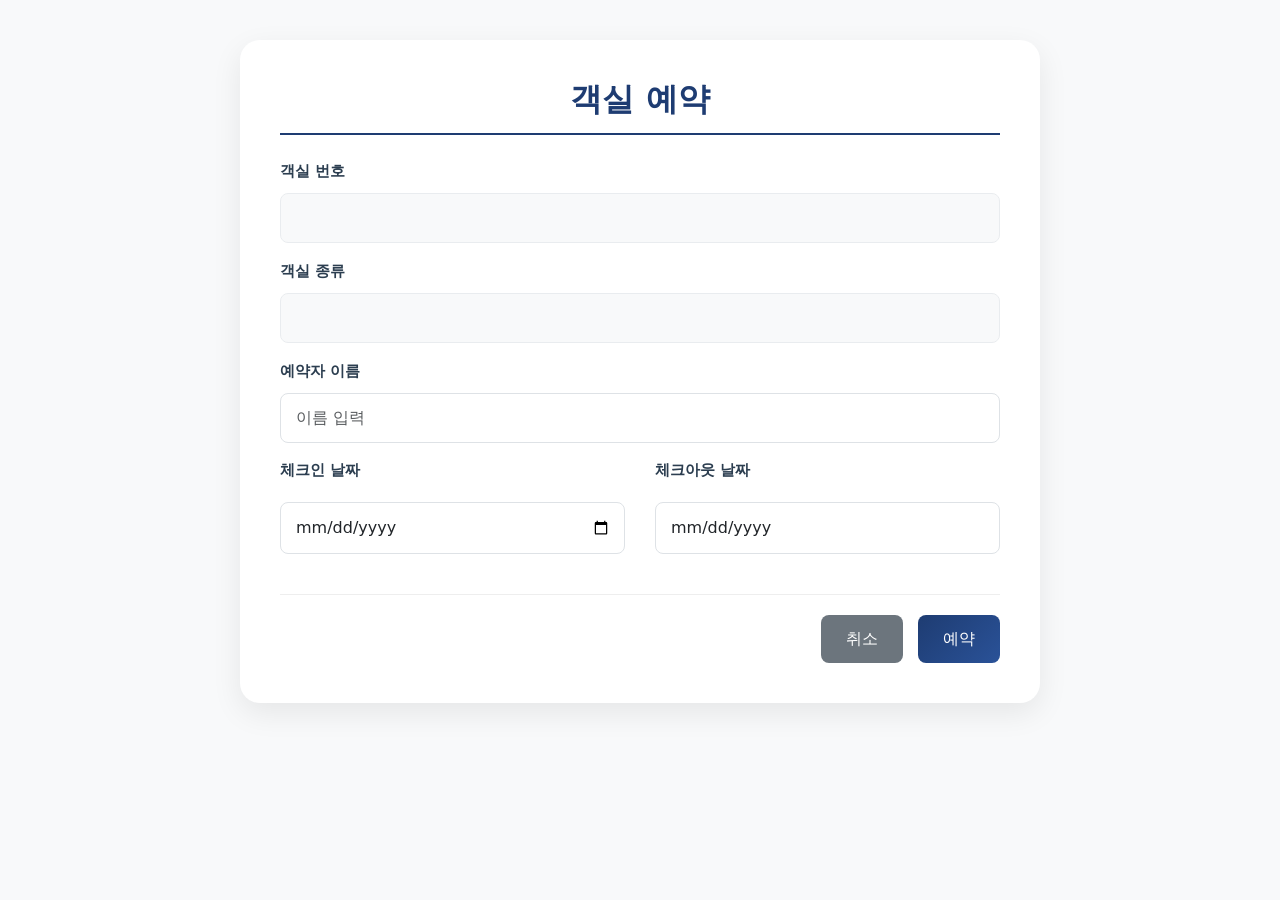
<file: src/main/resources/html/reservation.html>
<!DOCTYPE html>
<html lang="ko">
<head>
    <meta charset="UTF-8">
    <meta name="viewport" content="width=device-width, initial-scale=1.0">
    <title>객실 예약</title>
    <link href="https://cdn.jsdelivr.net/npm/bootstrap@5.3.2/dist/css/bootstrap.min.css" rel="stylesheet">
    <style>
body {
    background-color: #f8f9fa;
    padding: 40px 0;
}

.container {
    max-width: 1200px;
    margin: 0 auto;
    padding: 0 15px;
}

.reservation-form {
    background: white;
    padding: 40px;
    border-radius: 20px;
    box-shadow: 0 10px 30px rgba(0,0,0,0.08);
    max-width: 800px;
    margin: 0 auto;
}

h2 {
    color: #1e3c72;
    border-bottom: 2px solid #1e3c72;
    padding-bottom: 15px;
    margin-bottom: 35px;
    font-weight: 600;
    text-align: center;
}

.form-label {
    font-weight: 600;
    color: #2c3e50;
    margin-bottom: 10px;
    font-size: 0.95rem;
}

.form-control {
    padding: 12px 15px;
    border-radius: 8px;
    border: 1px solid #dee2e6;
    transition: all 0.3s ease;
}

.form-control:focus {
    border-color: #1e3c72;
    box-shadow: 0 0 0 0.2rem rgba(30, 60, 114, 0.15);
    outline: none;
}

.form-control:read-only {
    background-color: #f8f9fa;
    border-color: #e9ecef;
}

.mb-3 {
    margin-bottom: 1.5rem;
}

.date-selection-container {
    display: flex;
    gap: 30px;
    margin-bottom: 30px;
}

.date-group {
    flex: 1;
}

.label-with-icon {
    display: flex;
    align-items: center;
    gap: 8px;
    margin-bottom: 10px;
}

.date-container {
    display: flex;
    align-items: center;
}

.date-container input[type="date"] {
    width: 100%;
    padding: 12px 15px;
    border-radius: 8px;
    border: 1px solid #dee2e6;
    background-color: white;
    transition: all 0.3s ease;
}

.date-container input[type="date"]:focus {
    border-color: #1e3c72;
    box-shadow: 0 0 0 0.2rem rgba(30, 60, 114, 0.15);
    outline: none;
}

.button-container {
    display: flex;
    justify-content: flex-end;
    gap: 15px;
    margin-top: 40px;
    padding-top: 20px;
    border-top: 1px solid #eee;
}

.btn {
    padding: 12px 25px;
    font-weight: 500;
    border-radius: 8px;
    transition: all 0.3s ease;
    cursor: pointer;
    border: none;
}

.btn-primary {
    background: linear-gradient(135deg, #1e3c72, #2a5298);
    color: white;
}

.btn-primary:hover {
    background: linear-gradient(135deg, #2a5298, #1e3c72);
    transform: translateY(-1px);
}

.btn-secondary {
    background: #6c757d;
    color: white;
}

.btn-secondary:hover {
    background: #5a6268;
    transform: translateY(-1px);
}

/* 달력 커스텀 스타일 */
input[type="date"]::-webkit-calendar-picker-indicator {
    cursor: pointer;
    padding: 5px;
    margin-right: -5px;
}

input[type="date"]::-webkit-inner-spin-button {
    display: none;
}

input[type="date"]::-webkit-clear-button {
    display: none;
}

/* 모바일 반응형 */
@media (max-width: 768px) {
    body {
        padding: 20px 0;
    }

    .reservation-form {
        padding: 25px;
        margin: 15px;
    }

    .date-selection-container {
        flex-direction: column;
        gap: 20px;
    }

    .button-container {
        margin-top: 30px;
    }

    .btn {
        padding: 10px 20px;
    }

    h2 {
        font-size: 1.5rem;
        margin-bottom: 25px;
    }
}

/* 작은 화면 대응 */
@media (max-width: 480px) {
    .reservation-form {
        padding: 20px;
    }

    .button-container {
        flex-direction: column-reverse;
        gap: 10px;
    }

    .btn {
        width: 100%;
    }
}
    </style>
</head>
<body>
<div class="container">
    <div class="reservation-form">
        <h2 class="mb-4">객실 예약</h2>
        <form id="reservationForm">
            <div class="mb-3">
                <label for="roomNumber" class="form-label">객실 번호</label>
                <input type="text" class="form-control" id="roomNumber" name="roomNumber" readonly>
            </div>
            <div class="mb-3">
                <label for="roomType" class="form-label">객실 종류</label>
                <input type="text" class="form-control" id="roomType" name="roomType" readonly>
            </div>
            <div class="mb-3">
                <label for="name" class="form-label">예약자 이름</label>
                <input type="text" class="form-control" id="name" name="name" placeholder="이름 입력" required>
            </div>
            <div class="date-selection-container">
                <div class="date-group">
                    <div class="label-with-icon">
                        <label for="checkinDt" class="form-label">체크인 날짜</label>
                    </div>
                    <div class="date-container">
                        <input type="date" class="form-control" id="checkinDt" name="checkinDt" required>
                    </div>
                </div>
                <div class="date-group">
                    <div class="label-with-icon">
                        <label for="checkoutDt" class="form-label">체크아웃 날짜</label>
                    </div>
                    <div class="date-container">
                        <input type="date" class="form-control" id="checkoutDt" name="checkoutDt" required>
                    </div>
                </div>
            </div>
            <div class="button-container">
                <button type="button" id="cancelButton" class="btn btn-secondary">취소</button>
                <button type="submit" class="btn btn-primary">예약</button>
            </div>
        </form>
    </div>
</div>
<script>
    document.addEventListener('DOMContentLoaded', function() {
        // URL에서 객실 정보 가져오기
        const params = new URLSearchParams(window.location.search);
        const roomNumber = params.get('roomNumber');
        const roomType = params.get('roomType');
        if (roomNumber) {
            document.getElementById('roomNumber').value = roomNumber;
        }
        if (roomType) {
            document.getElementById('roomType').value = roomType;
        }

        // 오늘 날짜 이후만 선택 가능하도록 설정
        const today = new Date().toISOString().split('T')[0];
        const tomorrow = new Date(new Date().getTime() + 86400000).toISOString().split('T')[0];

        const checkinInput = document.getElementById('checkinDt');
        const checkoutInput = document.getElementById('checkoutDt');

        checkinInput.min = today;
        checkoutInput.min = tomorrow;
        checkoutInput.disabled = true; // 체크인 날짜 선택 전까지 체크아웃 선택 불가

        // 체크인 날짜 변경 이벤트
        checkinInput.addEventListener('change', function() {
            const selectedDate = new Date(this.value);
            const nextDay = new Date(selectedDate);
            nextDay.setDate(selectedDate.getDate() + 1);

            checkoutInput.disabled = false; // 체크인 날짜 선택 후 활성화
            checkoutInput.min = nextDay.toISOString().split('T')[0];
        });

        // 폼 제출 처리
        document.getElementById('reservationForm').addEventListener('submit', function(e) {
            e.preventDefault();

            const formData = {
                name: document.getElementById('name').value,
                roomNumber: document.getElementById('roomNumber').value,
                roomType: document.getElementById('roomType').value,
                checkinDt: document.getElementById('checkinDt').value,
                checkoutDt: document.getElementById('checkoutDt').value
            };

            const checkoutDate = new Date(formData.checkoutDt);
            const nextDay = new Date(checkoutDate);
            nextDay.setDate(checkoutDate.getDate() + 1);
            const maintenanceDate = nextDay.toISOString().split('T')[0];

            fetch('/api/reservation', {
                method: 'POST',
                headers: {
                    'Content-Type': 'application/json; charset=utf-8'
                },
                body: JSON.stringify(formData)
            })
            .then(response => response.json())
            .then(data => {
                console.log('Response data:', data);  // 서버 응답 데이터 확인
                if (data.success) {
                    // 방 상태 업데이트 API 호출
                    return fetch('/api/room', {
                        method: 'PUT',
                        headers: {
                            'Content-Type': 'application/json; charset=utf-8'
                        },
                        body: JSON.stringify({
                            roomNumber: formData.roomNumber,
                            roomType: formData.roomType,
                            status: 'occupied'
                        })
            }).then(response => response.json());
                } else {
                    throw new Error(data.message);
                }
            }).then(data => {
                if (data.success) {
                    alert('예약이 완료되었습니다.');
                    window.location.href = 'dashboard.html';
                } else {
                    alert(data.message || '상태 업데이트에 실패했습니다.');
                }
            })
            .catch(error => {
                alert('예약 처리 중 오류가 발생했습니다.');
                console.error('Error:', error);
            });
        });
        // 취소 버튼 처리
        document.getElementById('cancelButton').addEventListener('click', function() {
            window.location.href = 'dashboard.html';
        });
    });
</script>
</body>
</html>
</file>
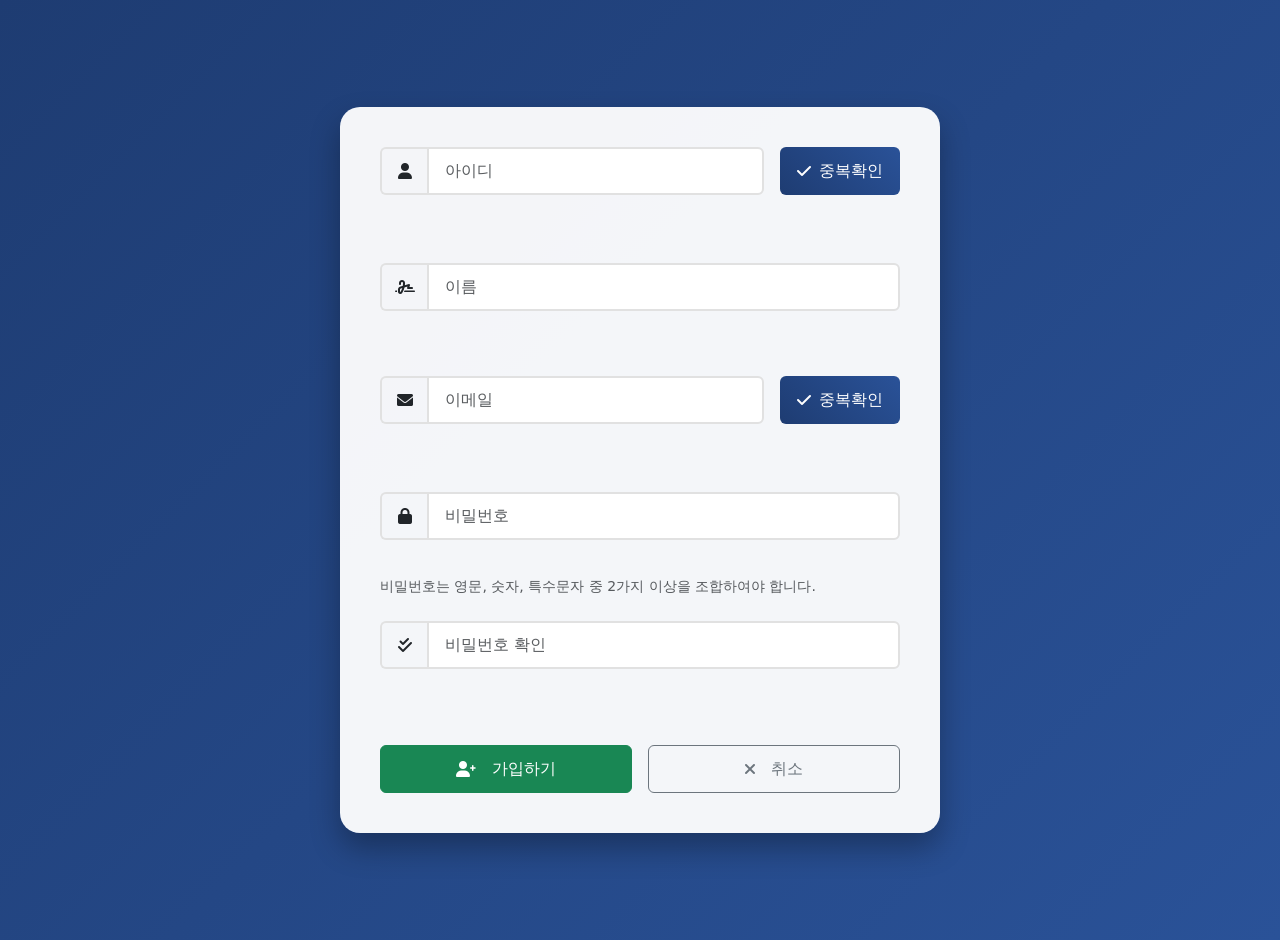
<file: src/main/resources/html/signup.html>
<!DOCTYPE html>
<html lang="ko">

<head>
  <meta charset="UTF-8">
  <meta name="viewport" content="width=device-width, initial-scale=1.0">
  <title>회원가입</title>
  <link href="https://cdn.jsdelivr.net/npm/bootstrap@5.3.2/dist/css/bootstrap.min.css" rel="stylesheet">
  <link href="https://cdnjs.cloudflare.com/ajax/libs/font-awesome/6.0.0/css/all.min.css" rel="stylesheet">
  <style>
    /* 기본 레이아웃 */
    body {
      background: linear-gradient(135deg, #1e3c72 0%, #2a5298 100%);
      min-height: 100vh;
      display: flex;
      align-items: center;
      padding: 20px 0;
    }

    .container {
      display: grid;
      place-items: center;
      min-height: 100vh;
      padding: 20px;
    }

    .signup-container {
      display: grid;
      grid-template-rows: auto 1fr;
      background: rgba(255, 255, 255, 0.95);
      border-radius: 20px;
      box-shadow: 0 15px 30px rgba(0, 0, 0, 0.3);
      overflow: hidden;
      max-width: 600px;
      width: 100%;
      animation: fadeIn 0.5s ease-out;
    }

    /* 헤더 스타일 */
    .signup-header {
      display: grid;
      place-items: center;
      gap: 10px;
      background: linear-gradient(to right, #1e3c72, #2a5298);
      padding: 30px;
      color: white;
    }

    .signup-header i {
      font-size: 3em;
      margin-bottom: 10px;
    }

    .signup-header h3 {
      margin: 0;
      font-weight: 600;
    }

    /* 폼 컨테이너 */
    .signup-body {
      display: flex;
      flex-direction: column;
      gap: 2rem;
      padding: 40px;
    }

    /* 입력 필드 기본 스타일 */
    .form-control,
    .input-group-text,
    .check-btn {
      height: 48px;
      line-height: 48px;
      padding: 0 1rem;
      border: 2px solid #e1e1e1;
    }

    .form-control:focus {
      border-color: #1e3c72;
      box-shadow: 0 0 0 0.2rem rgba(30, 60, 114, 0.25);
    }

    /* 입력 그룹 스타일 */
    .verification-group {
      margin-bottom: 0.5rem;
    }

    .verification-group .d-flex {
      display: flex !important;
      gap: 1rem;
      align-items: center;
    }

    .input-group {
      flex: 1;
      display: flex;
    }

    .input-group-text {
      width: 48px;
      display: flex;
      justify-content: center;
      align-items: center;
      background: transparent;
      border-right: none;
    }

    /* 중복확인 버튼 */
    .check-btn {
      width: 120px;
      border: none;
      background: linear-gradient(45deg, #1e3c72, #2a5298);
      color: white;
      display: flex;
      align-items: center;
      justify-content: center;
      gap: 0.5rem;
    }

    .check-btn:hover {
      background: linear-gradient(45deg, #2a5298, #1e3c72);
    }

    .check-btn.available {
      background: linear-gradient(45deg, #198754, #28a745);
    }

    .check-btn.unavailable {
      background: linear-gradient(45deg, #dc3545, #c82333);
    }

    /* 메시지 스타일 */
    .message-group {
      min-height: 28px;
      margin-bottom: 2rem;
    }

    .validation-message {
      font-size: 0.875rem;
      line-height: 1.2;
      min-height: 28px;
      display: flex;
      align-items: center;
      gap: 0.5rem;
      padding: 4px 0;
    }

    .validation-message.available {
      color: #198754;
    }

    .validation-message.unavailable {
      color: #dc3545;
    }

    /* 비밀번호 강도 표시 */
    .strength {
      font-size: 0.875rem;
      line-height: 1.2;
      min-height: 28px;
      display: flex;
      align-items: center;
      font-weight: 500;
    }

    .strength.weak {
      color: #dc3545;
    }

    .strength.medium {
      color: #ffc107;
    }

    .strength.strong {
      color: #198754;
    }

    /* 도움말 텍스트 */
    .text-muted {
      font-size: 0.875rem;
      margin: 0.5rem 0;
    }

    /* 버튼 그룹 */
    .d-flex.justify-content-between {
      margin-top: 3rem;
      display: flex;
      gap: 1rem;
    }

    .d-flex.justify-content-between .btn {
      flex: 1;
      height: 48px;
      display: flex;
      align-items: center;
      justify-content: center;
      gap: 0.5rem;
    }

    /* 반응형 디자인 */
    @media (max-width: 576px) {
      .verification-group .d-flex {
        flex-direction: column;
      }

      .check-btn {
        width: 100%;
      }

      .signup-body {
        padding: 20px;
      }
    }

    /* 애니메이션 */
    @keyframes fadeIn {
      from {
        opacity: 0;
        transform: translateY(-20px);
      }

      to {
        opacity: 1;
        transform: translateY(0);
      }
    }

    /* 입력 섹션 그룹 스타일 추가 */
    .input-section {
      margin-bottom: 1.5rem;
    }

    /* 마지막 입력 섹션의 마진 제거 */
    .input-section:last-child {
      margin-bottom: 0;
    }

    /* 구분선 스타일 추가 */
    .section-divider {
      height: 1px;
      margin: 2rem 0;
      /* 위아래 여백 */
      opacity: 0.7;
    }
  </style>
</head>

<body>
  <div class="container">
    <div class="signup-container">
      <div class="signup-body">
        <form action="/signup" method="post" id="signupForm">
          <!-- 아이디 입력 섹션 -->
          <div class="input-section">
            <div class="verification-group">
              <div class="d-flex">
                <div class="input-group">
                  <span class="input-group-text"><i class="fas fa-user"></i></span>
                  <input type="text" class="form-control" id="username" name="username" placeholder="아이디" required>
                </div>
                <button class="btn check-btn" type="button" id="checkUsername">
                  <i class="fas fa-check"></i>중복확인
                </button>
              </div>
            </div>
            <div class="message-group">
              <div id="usernameMessage" class="validation-message"></div>
            </div>
          </div>


          <!-- 이름 섹션 -->
          <div class="input-group-container">
            <div class="input-group">
              <span class="input-group-text"><i class="fas fa-signature"></i></span>
              <input type="text" class="form-control" id="name" name="name" placeholder="이름" required>
            </div>
          </div>
          <!-- 구분선 추가 -->
          <div class="section-divider"></div>

          <!-- 이메일 입력 섹션 -->
          <div class="input-section">
            <div class="verification-group">
              <div class="d-flex">
                <div class="input-group">
                  <span class="input-group-text"><i class="fas fa-envelope"></i></span>
                  <input type="email" class="form-control" id="email" name="email" placeholder="이메일" required>
                </div>
                <button class="btn check-btn" type="button" id="checkEmail">
                  <i class="fas fa-check"></i>중복확인
                </button>
              </div>
            </div>
            <div class="message-group">
              <div id="emailMessage" class="validation-message"></div>
            </div>
          </div>

          <!-- 비밀번호 입력 그룹 -->
          <div class="form-group mb-4">
            <div class="input-group">
              <span class="input-group-text"><i class="fas fa-lock"></i></span>
              <input type="password" class="form-control" id="password" name="password" placeholder="비밀번호" required>
            </div>
            <div id="passwordStrength" class="strength"></div>
            <small class="text-muted d-block">
              비밀번호는 영문, 숫자, 특수문자 중 2가지 이상을 조합하여야 합니다.
            </small>
          </div>

          <!-- 비밀번호 확인 입력 그룹 -->
          <div class="form-group mb-4">
            <div class="input-group">
              <span class="input-group-text"><i class="fas fa-check-double"></i></span>
              <input type="password" class="form-control" id="confirmPassword" name="confirmPassword"
                placeholder="비밀번호 확인" required>
            </div>
            <div id="passwordMatch" class="validation-message"></div>
          </div>

          <!-- 버튼 그룹 -->
          <div class="d-flex justify-content-between">
            <button type="submit" class="btn btn-success">
              <i class="fas fa-user-plus me-2"></i>가입하기
            </button>
            <button type="button" id="cancelButton" class="btn btn-outline-secondary">
              <i class="fas fa-times me-2"></i>취소
            </button>
          </div>
        </form>
      </div>
    </div>
  </div>
  <script>
    document.addEventListener('DOMContentLoaded', function () {
      const signupForm = document.getElementById('signupForm');
      const usernameInput = document.getElementById('username');
      const emailInput = document.getElementById('email');
      const checkUsernameBtn = document.getElementById('checkUsername');
      const checkEmailBtn = document.getElementById('checkEmail');
      const usernameMessage = document.getElementById('usernameMessage');
      const emailMessage = document.getElementById('emailMessage');
      const passwordInput = document.getElementById('password');
      const confirmPasswordInput = document.getElementById('confirmPassword');
      const passwordStrength = document.getElementById('passwordStrength');
      const passwordMatch = document.getElementById('passwordMatch');

      let isUsernameAvailable = false;
      let isEmailAvailable = false;

      // 아이디 입력 시 상태 초기화
      usernameInput.addEventListener('input', () => {
        isUsernameAvailable = false;
        usernameMessage.textContent = '';
        usernameMessage.className = 'validation-message';
        checkUsernameBtn.className = 'btn check-btn';
      });

      // 아이디 중복 확인
      checkUsernameBtn.addEventListener('click', async () => {
        const username = usernameInput.value.trim();

        if (!username) {
          usernameMessage.innerHTML = '<i class="fas fa-exclamation-circle"></i>아이디를 입력해주세요.';
          usernameMessage.className = 'validation-message unavailable';
          return;
        }

        try {
          checkUsernameBtn.disabled = true;
          checkUsernameBtn.innerHTML = '<i class="fas fa-spinner fa-spin"></i>';

          const response = await fetch(`/api/check-username?username=${encodeURIComponent(username)}`, {
            method: 'GET',
            headers: {
              'Accept': 'application/json',
              'Cache-Control': 'no-cache'
            },
            credentials: 'same-origin'
          });

          if (!response.ok) {
            throw new Error('서버 오류가 발생했습니다.');
          }

          const data = await response.json();

          if (data.exists) {
            usernameMessage.innerHTML = '<i class="fas fa-times-circle"></i>이미 사용 중인 아이디입니다.';
            usernameMessage.className = 'validation-message unavailable';
            checkUsernameBtn.className = 'btn check-btn unavailable';
            isUsernameAvailable = false;
          } else {
            usernameMessage.innerHTML = '<i class="fas fa-check-circle"></i>사용 가능한 아이디입니다.';
            usernameMessage.className = 'validation-message available';
            checkUsernameBtn.className = 'btn check-btn available';
            isUsernameAvailable = true;
          }
        } catch (error) {
          console.error('Username check error:', error);
          usernameMessage.innerHTML = '<i class="fas fa-exclamation-circle"></i>중복 확인 중 오류가 발생했습니다.';
          usernameMessage.className = 'validation-message unavailable';
        } finally {
          checkUsernameBtn.disabled = false;
          checkUsernameBtn.innerHTML = '<i class="fas fa-check"></i>중복확인';
        }
      });

      // 이메일 입력 시 상태 초기화
      emailInput.addEventListener('input', () => {
        isEmailAvailable = false;
        emailMessage.textContent = '';
        emailMessage.className = 'validation-message';
        checkEmailBtn.className = 'btn check-btn';
      });

      // 이메일 중복 확인
      checkEmailBtn.addEventListener('click', async () => {
        const email = emailInput.value.trim();

        // 이메일 형식 검증
        const emailRegex = /^[^\s@]+@[^\s@]+\.[^\s@]+$/;
        if (!email) {
          emailMessage.innerHTML = '<i class="fas fa-exclamation-circle"></i>이메일을 입력해주세요.';
          emailMessage.className = 'validation-message unavailable';
          return;
        }

        if (!emailRegex.test(email)) {
          emailMessage.innerHTML = '<i class="fas fa-exclamation-circle"></i>올바른 이메일 형식이 아닙니다.';
          emailMessage.className = 'validation-message unavailable';
          return;
        }

        try {
          checkEmailBtn.disabled = true;
          checkEmailBtn.innerHTML = '<i class="fas fa-spinner fa-spin"></i>';

          const response = await fetch(`/api/check-email?email=${encodeURIComponent(email)}`, {
            method: 'GET',
            headers: {
              'Accept': 'application/json',
              'Cache-Control': 'no-cache'
            },
            credentials: 'same-origin'
          });

          if (!response.ok) {
            throw new Error('서버 오류가 발생했습니다.');
          }

          const data = await response.json();

          if (data.exists) {
            emailMessage.innerHTML = '<i class="fas fa-times-circle"></i>이미 사용 중인 이메일입니다.';
            emailMessage.className = 'validation-message unavailable';
            checkEmailBtn.className = 'btn check-btn unavailable';
            isEmailAvailable = false;
          } else {
            emailMessage.innerHTML = '<i class="fas fa-check-circle"></i>사용 가능한 이메일입니다.';
            emailMessage.className = 'validation-message available';
            checkEmailBtn.className = 'btn check-btn available';
            isEmailAvailable = true;
          }
        } catch (error) {
          console.error('Email check error:', error);
          emailMessage.innerHTML = '<i class="fas fa-exclamation-circle"></i>중복 확인 중 오류가 발생했습니다.';
          emailMessage.className = 'validation-message unavailable';
        } finally {
          checkEmailBtn.disabled = false;
          checkEmailBtn.innerHTML = '<i class="fas fa-check"></i>중복확인';
        }
      });

      // 비밀번호 유효성 검사 함수
      function isPasswordValid(password) {
        const hasLetter = /[a-zA-Z]/.test(password);
        const hasNumber = /[0-9]/.test(password);
        const hasSpecial = /[!@#$%^&*(),.?":{}|<>]/.test(password);
        return (hasLetter && hasNumber) || (hasLetter && hasSpecial) || (hasNumber && hasSpecial);
      }

      // 비밀번호 강도 체크
      passwordInput.addEventListener('input', () => {
        const password = passwordInput.value;
        const hasLetter = /[a-zA-Z]/.test(password);
        const hasNumber = /[0-9]/.test(password);
        const hasSpecial = /[!@#$%^&*(),.?":{}|<>]/.test(password);
        const strength = (hasLetter ? 1 : 0) + (hasNumber ? 1 : 0) + (hasSpecial ? 1 : 0);

        if (password.length === 0) {
          passwordStrength.textContent = '';
          passwordStrength.className = 'strength';
        } else if (strength < 2) {
          passwordStrength.textContent = '비밀번호 강도: 약함';
          passwordStrength.className = 'strength weak';
        } else if (strength === 2) {
          passwordStrength.textContent = '비밀번호 강도: 중간';
          passwordStrength.className = 'strength medium';
        } else {
          passwordStrength.textContent = '비밀번호 강도: 강함';
          passwordStrength.className = 'strength strong';
        }

        // 비밀번호 확인 필드와 일치 여부 체크
        if (confirmPasswordInput.value) {
          checkPasswordMatch();
        }
      });

      // 비밀번호 확인 체크
      function checkPasswordMatch() {
        const password = passwordInput.value;
        const confirmPassword = confirmPasswordInput.value;

        if (!confirmPassword) {
          passwordMatch.innerHTML = '';
          passwordMatch.className = 'validation-message';
        } else if (password === confirmPassword) {
          passwordMatch.innerHTML = '<i class="fas fa-check-circle"></i>비밀번호가 일치합니다.';
          passwordMatch.className = 'validation-message available';
        } else {
          passwordMatch.innerHTML = '<i class="fas fa-times-circle"></i>비밀번호가 일치하지 않습니다.';
          passwordMatch.className = 'validation-message unavailable';
        }
      }

      confirmPasswordInput.addEventListener('input', checkPasswordMatch);

      // 기존 폼 제출 이벤트 리스너 수정
      signupForm.addEventListener('submit', (event) => {
        if (!isUsernameAvailable || !isEmailAvailable) {
          event.preventDefault();
          alert('아이디와 이메일 중복 확인이 필요합니다.');
          return;
        }

        const password = passwordInput.value;
        const confirmPassword = confirmPasswordInput.value;

        if (!isPasswordValid(password)) {
          event.preventDefault();
          alert('비밀번호는 영문, 숫자, 특수문자 중 2가지 이상을 조합해야 합니다.');
          return;
        }

        if (password !== confirmPassword) {
          event.preventDefault();
          alert('비밀번호가 일치하지 않습니다.');
          return;
        }
      });

      // 취소 버튼 기능 추가
      const cancelButton = document.getElementById('cancelButton');
      cancelButton.addEventListener('click', () => {
        window.location.href = '/login';
      });
    });
  </script>
</body>

</html>
</file>
